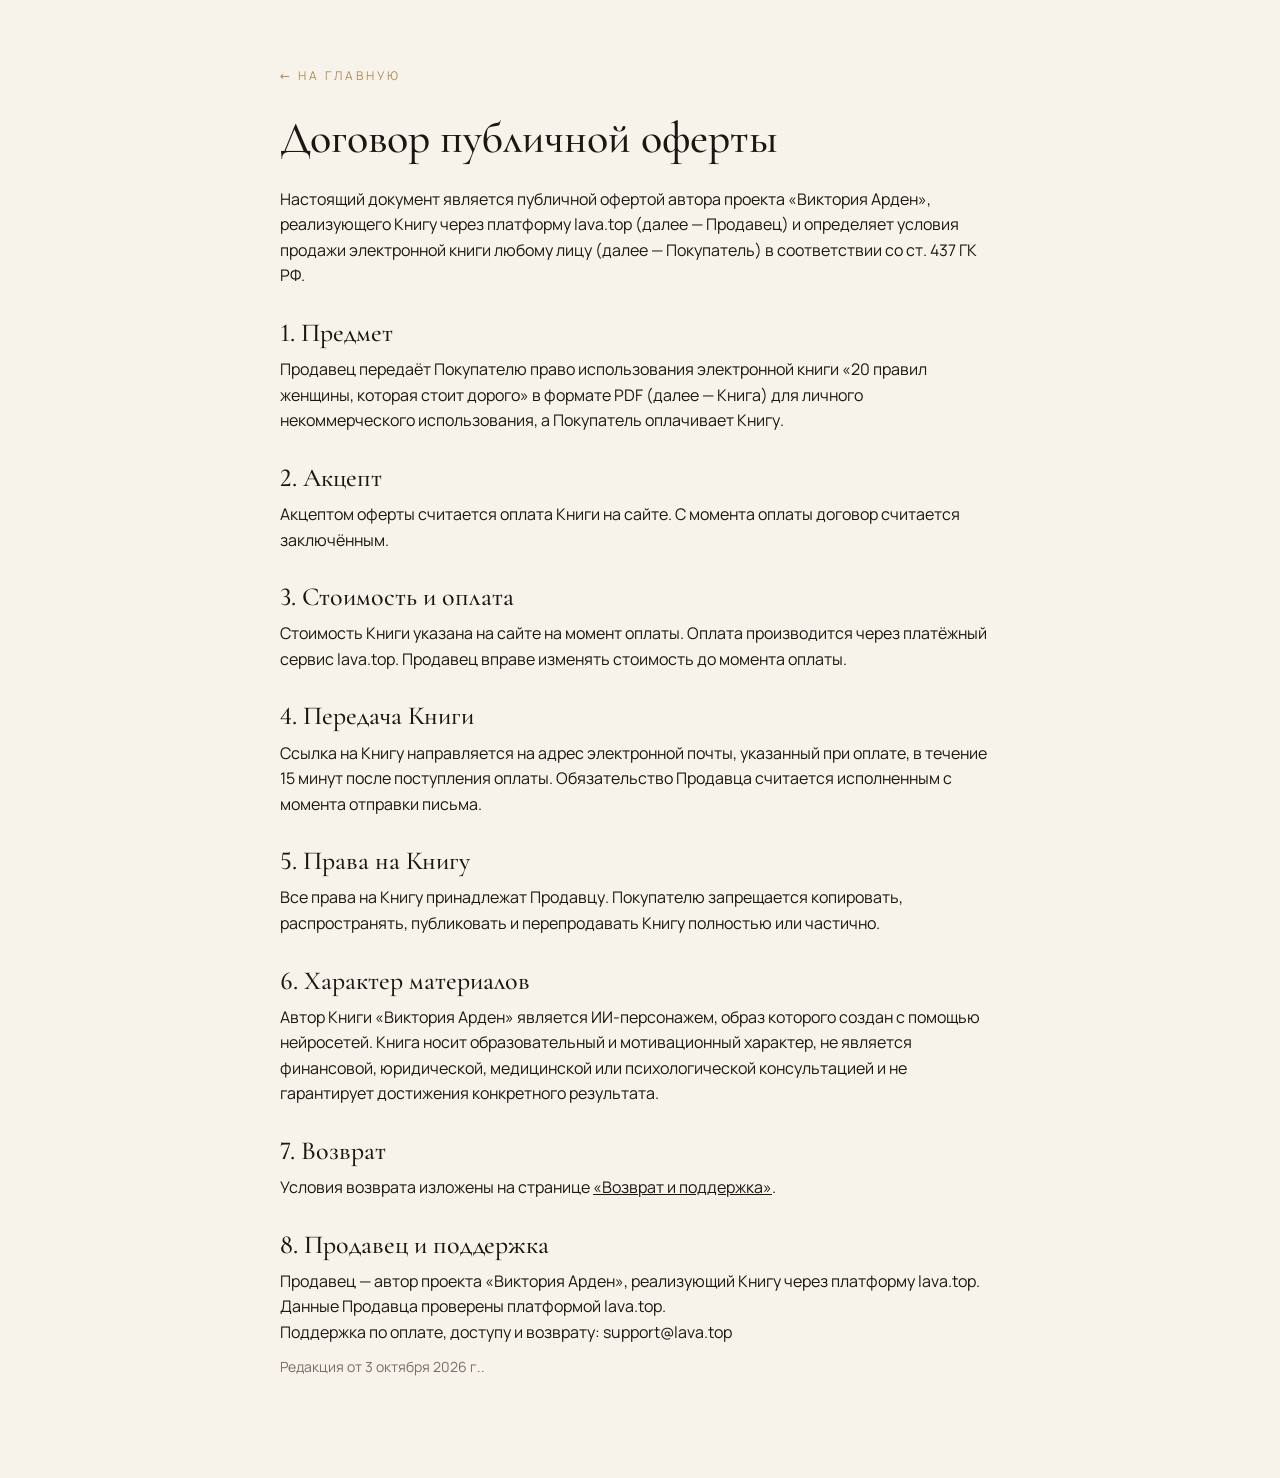
<file: oferta.html>
<!doctype html><html lang="ru"><head><meta charset="utf-8"><meta name="viewport" content="width=device-width,initial-scale=1"><title>Договор публичной оферты — Виктория Арден</title><link rel="stylesheet" href="style.css?v=1790992092"></head><body><div class="doc"><a class="back" href="index.html">← На главную</a><h1>Договор публичной оферты</h1>
<p>Настоящий документ является публичной офертой автора проекта «Виктория Арден», реализующего Книгу через платформу lava.top (далее — Продавец) и определяет условия продажи электронной книги любому лицу (далее — Покупатель) в соответствии со ст. 437 ГК РФ.</p>
<h2>1. Предмет</h2><p>Продавец передаёт Покупателю право использования электронной книги «20 правил женщины, которая стоит дорого» в формате PDF (далее — Книга) для личного некоммерческого использования, а Покупатель оплачивает Книгу.</p>
<h2>2. Акцепт</h2><p>Акцептом оферты считается оплата Книги на сайте. С момента оплаты договор считается заключённым.</p>
<h2>3. Стоимость и оплата</h2><p>Стоимость Книги указана на сайте на момент оплаты. Оплата производится через платёжный сервис lava.top. Продавец вправе изменять стоимость до момента оплаты.</p>
<h2>4. Передача Книги</h2><p>Ссылка на Книгу направляется на адрес электронной почты, указанный при оплате, в течение 15 минут после поступления оплаты. Обязательство Продавца считается исполненным с момента отправки письма.</p>
<h2>5. Права на Книгу</h2><p>Все права на Книгу принадлежат Продавцу. Покупателю запрещается копировать, распространять, публиковать и перепродавать Книгу полностью или частично.</p>
<h2>6. Характер материалов</h2><p>Автор Книги «Виктория Арден» является ИИ-персонажем, образ которого создан с помощью нейросетей. Книга носит образовательный и мотивационный характер, не является финансовой, юридической, медицинской или психологической консультацией и не гарантирует достижения конкретного результата.</p>
<h2>7. Возврат</h2><p>Условия возврата изложены на странице <a href="refund.html">«Возврат и поддержка»</a>.</p>
<h2>8. Продавец и поддержка</h2><p>Продавец — автор проекта «Виктория Арден», реализующий Книгу через платформу lava.top. Данные Продавца проверены платформой lava.top.<br>Поддержка по оплате, доступу и возврату: support@lava.top</p>
<p style="color:var(--muted);font-size:14px">Редакция от 3 октября 2026 г..</p></div></body></html>
</file>
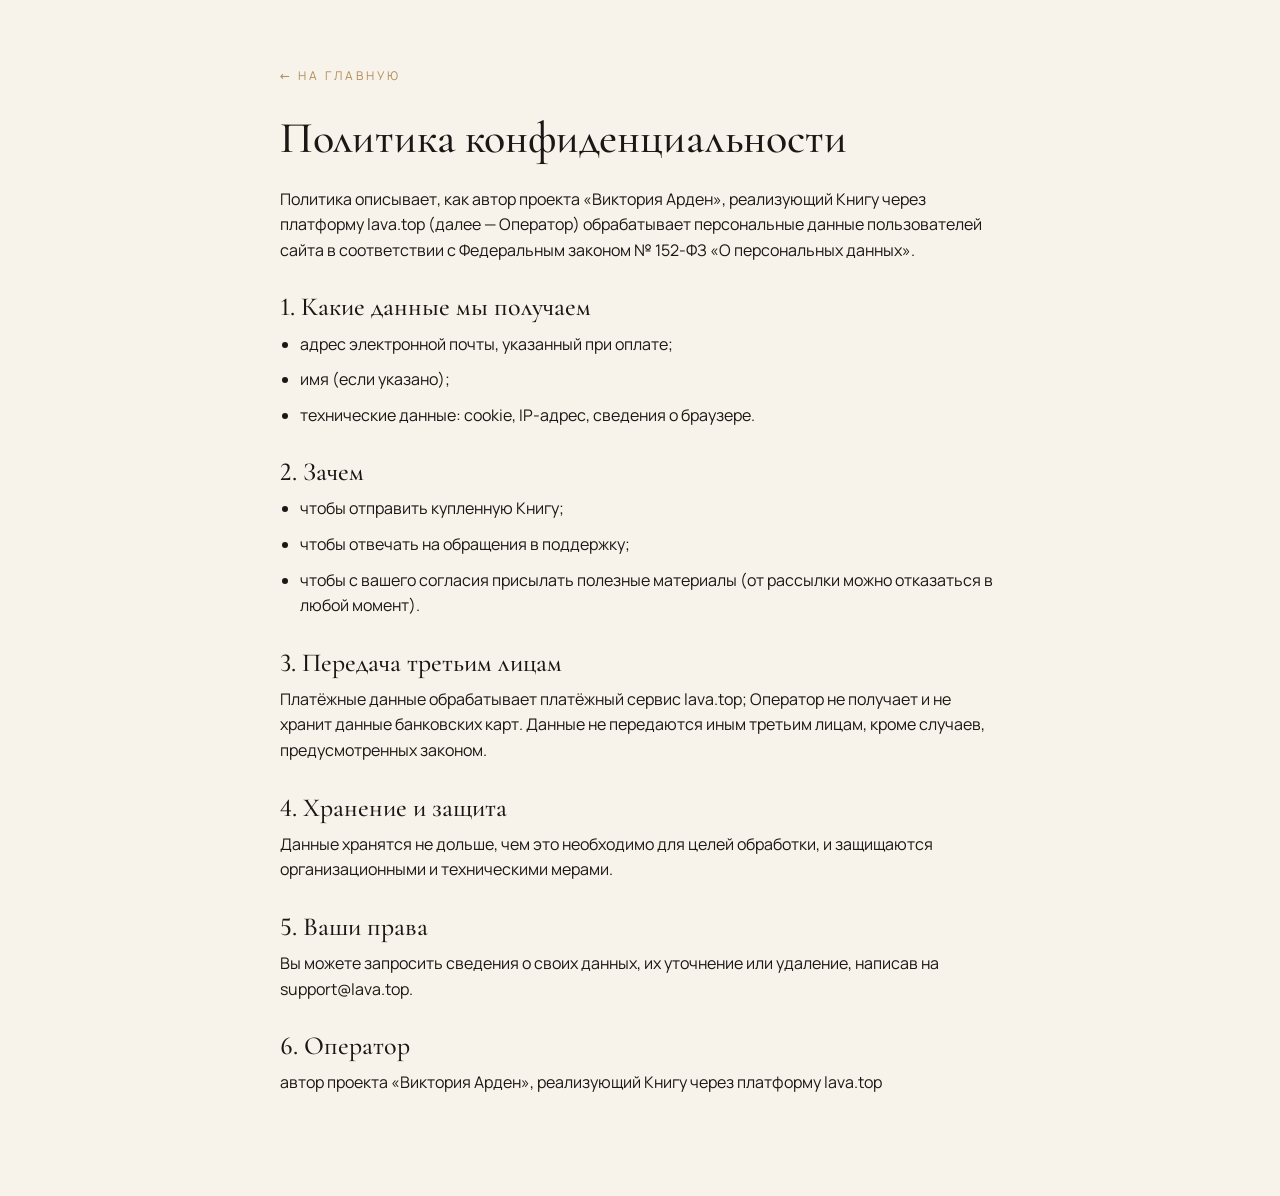
<file: privacy.html>
<!doctype html><html lang="ru"><head><meta charset="utf-8"><meta name="viewport" content="width=device-width,initial-scale=1"><title>Политика конфиденциальности — Виктория Арден</title><link rel="stylesheet" href="style.css?v=1790992092"></head><body><div class="doc"><a class="back" href="index.html">← На главную</a><h1>Политика конфиденциальности</h1>
<p>Политика описывает, как автор проекта «Виктория Арден», реализующий Книгу через платформу lava.top (далее — Оператор) обрабатывает персональные данные пользователей сайта в соответствии с Федеральным законом № 152-ФЗ «О персональных данных».</p>
<h2>1. Какие данные мы получаем</h2><ul><li>адрес электронной почты, указанный при оплате;</li><li>имя (если указано);</li><li>технические данные: cookie, IP-адрес, сведения о браузере.</li></ul>
<h2>2. Зачем</h2><ul><li>чтобы отправить купленную Книгу;</li><li>чтобы отвечать на обращения в поддержку;</li><li>чтобы с вашего согласия присылать полезные материалы (от рассылки можно отказаться в любой момент).</li></ul>
<h2>3. Передача третьим лицам</h2><p>Платёжные данные обрабатывает платёжный сервис lava.top; Оператор не получает и не хранит данные банковских карт. Данные не передаются иным третьим лицам, кроме случаев, предусмотренных законом.</p>
<h2>4. Хранение и защита</h2><p>Данные хранятся не дольше, чем это необходимо для целей обработки, и защищаются организационными и техническими мерами.</p>
<h2>5. Ваши права</h2><p>Вы можете запросить сведения о своих данных, их уточнение или удаление, написав на support@lava.top.</p>
<h2>6. Оператор</h2><p>автор проекта «Виктория Арден», реализующий Книгу через платформу lava.top</p></div></body></html>
</file>
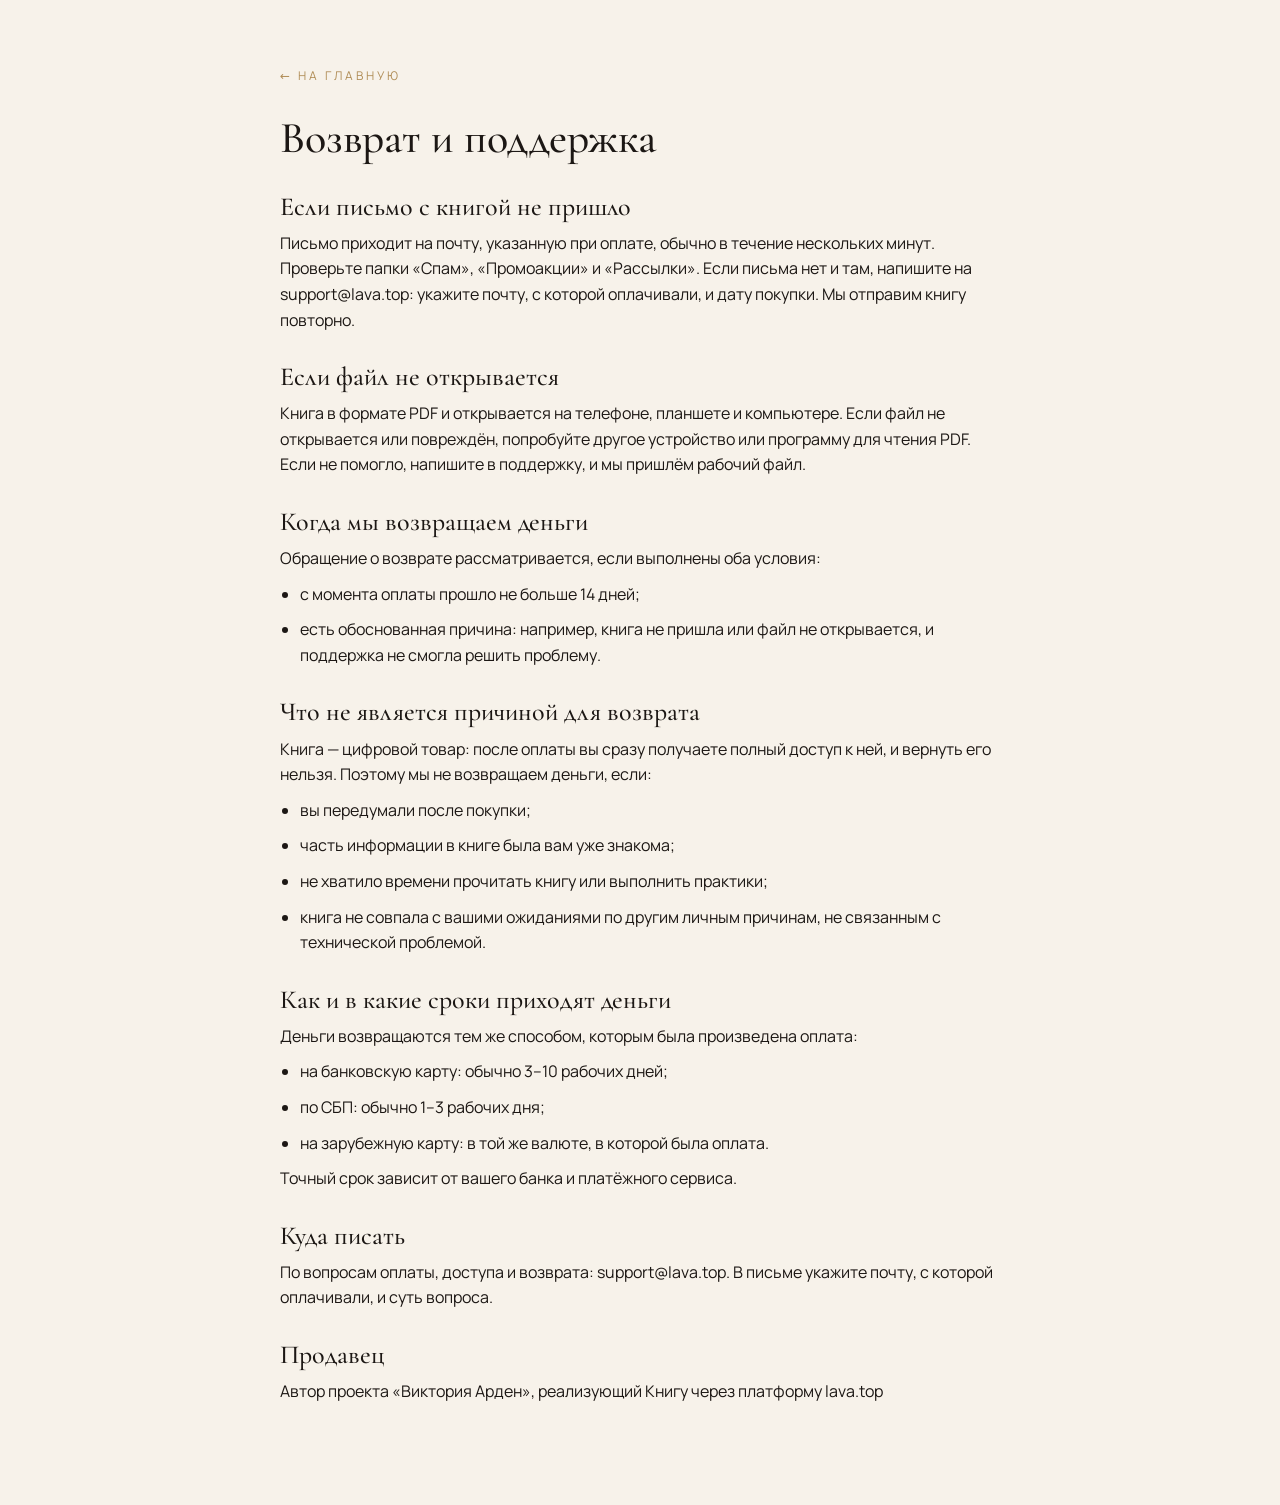
<file: refund.html>
<!doctype html><html lang="ru"><head><meta charset="utf-8"><meta name="viewport" content="width=device-width,initial-scale=1"><title>Возврат и поддержка — Виктория Арден</title><link rel="stylesheet" href="style.css?v=1790992092"></head><body><div class="doc"><a class="back" href="index.html">← На главную</a><h1>Возврат и поддержка</h1>
<h2>Если письмо с книгой не пришло</h2><p>Письмо приходит на почту, указанную при оплате, обычно в течение нескольких минут. Проверьте папки «Спам», «Промоакции» и «Рассылки». Если письма нет и там, напишите на support@lava.top: укажите почту, с которой оплачивали, и дату покупки. Мы отправим книгу повторно.</p>
<h2>Если файл не открывается</h2><p>Книга в формате PDF и открывается на телефоне, планшете и компьютере. Если файл не открывается или повреждён, попробуйте другое устройство или программу для чтения PDF. Если не помогло, напишите в поддержку, и мы пришлём рабочий файл.</p>
<h2>Когда мы возвращаем деньги</h2><p>Обращение о возврате рассматривается, если выполнены оба условия:</p><ul><li>с момента оплаты прошло не больше 14 дней;</li><li>есть обоснованная причина: например, книга не пришла или файл не открывается, и поддержка не смогла решить проблему.</li></ul>
<h2>Что не является причиной для возврата</h2><p>Книга — цифровой товар: после оплаты вы сразу получаете полный доступ к ней, и вернуть его нельзя. Поэтому мы не возвращаем деньги, если:</p><ul><li>вы передумали после покупки;</li><li>часть информации в книге была вам уже знакома;</li><li>не хватило времени прочитать книгу или выполнить практики;</li><li>книга не совпала с вашими ожиданиями по другим личным причинам, не связанным с технической проблемой.</li></ul>
<h2>Как и в какие сроки приходят деньги</h2><p>Деньги возвращаются тем же способом, которым была произведена оплата:</p><ul><li>на банковскую карту: обычно 3–10 рабочих дней;</li><li>по СБП: обычно 1–3 рабочих дня;</li><li>на зарубежную карту: в той же валюте, в которой была оплата.</li></ul><p>Точный срок зависит от вашего банка и платёжного сервиса.</p>
<h2>Куда писать</h2><p>По вопросам оплаты, доступа и возврата: support@lava.top. В письме укажите почту, с которой оплачивали, и суть вопроса.</p>
<h2>Продавец</h2><p>Автор проекта «Виктория Арден», реализующий Книгу через платформу lava.top</p></div></body></html>
</file>
<file: style.css>
@import url('fonts/fonts.css');
:root{--ink:#1c1714;--paper:#f7f2ea;--card:#fbf7f0;--gold:#b08d57;--gold2:#c9a46b;--muted:#7a6e63;--dark:#16110e;--line:#e2d6c4}
*{box-sizing:border-box;margin:0;padding:0}
html{scroll-behavior:smooth}
body{font-family:'Manrope',system-ui,sans-serif;color:var(--ink);background:var(--paper);font-size:17px;line-height:1.6;-webkit-font-smoothing:antialiased}
.serif{font-family:'Cormorant Garamond',Georgia,serif}
.wrap{max-width:1080px;margin:0 auto;padding:0 20px}
a{color:inherit}
.eyebrow{font-size:12px;letter-spacing:.32em;text-transform:uppercase;color:var(--gold);margin-bottom:18px}
h1,h2,h3{font-family:'Cormorant Garamond',Georgia,serif;font-weight:500;line-height:1.08}
h2{font-size:clamp(34px,5vw,52px);margin-bottom:28px}
.btn{display:inline-block;background:var(--gold);color:#fff;text-decoration:none;font-weight:600;font-size:15px;letter-spacing:.12em;text-transform:uppercase;padding:20px 38px;border-radius:2px;transition:background .2s,transform .2s;border:0;cursor:pointer}
.btn:hover{background:#9a7746;transform:translateY(-1px)}
.btn.ghost{background:transparent;border:1px solid var(--gold);color:var(--gold)}
section{padding:96px 0}
/* header */
.top{position:absolute;top:0;left:0;right:0;z-index:5;padding:22px 0}
.top .wrap{display:flex;justify-content:space-between;align-items:center}
.logo{font-family:'Cormorant Garamond',serif;font-size:22px;letter-spacing:.08em;color:#efe6d8}
.top a.sm{font-size:12px;letter-spacing:.25em;text-transform:uppercase;color:var(--gold2);text-decoration:none}
/* hero */
.hero{background:radial-gradient(120% 100% at 70% 30%,#2a201a 0%,var(--dark) 65%);color:#efe6d8;padding:0;min-height:92vh;display:flex;align-items:center;position:relative;overflow:hidden}
.hero .wrap{display:grid;grid-template-columns:1.1fr .9fr;gap:40px;align-items:center;padding-top:110px;padding-bottom:60px}
.hero h1{font-size:clamp(44px,6.4vw,78px);margin-bottom:24px}
.hero h1 em{color:var(--gold2);font-style:italic}
.hero p.lead{font-size:19px;color:#d6c8b3;max-width:520px;margin-bottom:36px}
.hero .meta{margin-top:22px;font-size:13px;color:#a59683;letter-spacing:.05em}
.portrait{background:linear-gradient(160deg,#3a2c22,#16110e);position:relative;aspect-ratio:9/14;max-height:78vh;border-radius:2px;overflow:hidden;box-shadow:0 30px 80px rgba(0,0,0,.5)}
.portrait img{width:100%;height:100%;object-fit:cover;display:block}
.portrait:after{content:'';position:absolute;inset:12px;border:1px solid rgba(201,164,107,.45);pointer-events:none}
.badge{position:absolute;left:16px;bottom:16px;background:rgba(22,17,14,.78);color:#e8dcc8;font-size:11px;letter-spacing:.2em;text-transform:uppercase;padding:8px 12px;backdrop-filter:blur(4px)}
/* pains */
.pains ul{list-style:none;display:grid;grid-template-columns:1fr 1fr;gap:18px 40px;margin-top:10px}
.pains li{padding:22px 0 22px 44px;border-top:1px solid var(--line);position:relative;font-size:17px}
.pains li:before{content:'—';position:absolute;left:0;top:22px;color:var(--gold);font-weight:600}
.pains .after{margin-top:50px;font-family:'Cormorant Garamond',serif;font-style:italic;font-size:clamp(24px,3vw,32px);line-height:1.3;max-width:760px}
/* book */
.book{background:var(--card)}
.book .wrap{display:grid;grid-template-columns:.85fr 1.15fr;gap:70px;align-items:center}
.mock{aspect-ratio:148/210;background:radial-gradient(120% 90% at 50% 20%,#2a201a 0%,var(--dark) 70%);color:#efe6d8;position:relative;display:flex;flex-direction:column;justify-content:center;align-items:center;text-align:center;padding:30px;box-shadow:24px 30px 60px rgba(28,23,20,.28);transform:perspective(1200px) rotateY(-8deg)}
.mock:before{content:'';position:absolute;inset:14px;border:1px solid rgba(176,141,87,.6)}
.mock .n{font-family:'Cormorant Garamond',serif;font-size:96px;line-height:.9;color:var(--gold);font-variant-numeric:lining-nums}
.mock .t{font-family:'Cormorant Garamond',serif;font-size:26px;line-height:1.1;margin-top:10px}
.mock .a{position:absolute;bottom:34px;font-size:11px;letter-spacing:.4em;text-transform:uppercase}
.parts{counter-reset:p}
.parts>div{display:grid;grid-template-columns:56px 1fr;gap:10px;padding:18px 0;border-top:1px solid var(--line)}
.parts b{font-family:'Cormorant Garamond',serif;font-size:28px;color:var(--gold);font-weight:500;line-height:1}
.parts h3{font-size:24px;margin-bottom:4px}
.parts p{font-size:15px;color:#4a3f37}
/* what you get */
.get .grid{display:grid;grid-template-columns:repeat(3,1fr);gap:30px}
.get .grid div{border-top:1px solid var(--gold);padding-top:20px}
.get h3{font-size:26px;margin-bottom:8px}
.get p{font-size:15px;color:#4a3f37}
/* author */
.author{background:var(--dark);color:#efe6d8}
.author .wrap{display:grid;grid-template-columns:.8fr 1.2fr;gap:60px;align-items:center}
.author p{color:#d6c8b3;margin-bottom:16px}
.author .note{font-size:13px;color:#a59683;border-left:2px solid var(--gold);padding-left:14px;margin-top:22px}
/* price */
.price{text-align:center}
.price .card{max-width:560px;margin:0 auto;background:var(--card);border:1px solid var(--gold);padding:54px 40px;position:relative}
.price .sum{font-family:'Cormorant Garamond',serif;font-size:76px;line-height:1;margin:14px 0 6px;font-variant-numeric:lining-nums}
.price .sum small{font-size:32px}
.price .old{font-family:'Cormorant Garamond',serif;font-size:30px;color:var(--muted);text-decoration:line-through;text-decoration-color:var(--gold);margin-top:14px}
.price .old+.sum{margin-top:0}
.price .promo{display:inline-block;margin:6px 0 14px;font-size:14px;letter-spacing:.04em;color:var(--gold);border:1px solid var(--gold);padding:8px 14px}
.price .timer{display:block;font-weight:600;font-size:15px;color:var(--ink);font-variant-numeric:tabular-nums;margin-top:2px}
.price .timer:empty{display:none}
.price ul{list-style:none;margin:26px 0 34px;text-align:left;display:inline-block}
.price li{padding:6px 0 6px 28px;position:relative;font-size:16px}
.price li:before{content:'✓';position:absolute;left:0;color:var(--gold);font-weight:700}
.price .pay{margin-top:18px;font-size:13px;color:var(--muted)}
/* faq */
.faq details{border-top:1px solid var(--line);padding:22px 0}
.faq details:last-child{border-bottom:1px solid var(--line)}
.faq summary{cursor:pointer;font-family:'Cormorant Garamond',serif;font-size:24px;list-style:none;display:flex;justify-content:space-between;gap:20px}
.faq summary:after{content:'+';color:var(--gold);font-family:'Manrope';font-size:24px}
.faq details[open] summary:after{content:'–'}
.faq details p{margin-top:12px;color:#4a3f37;max-width:760px}
/* final cta */
.final{background:#2a1d18;color:#efe6d8;text-align:center;padding:90px 0}
.final p{font-size:clamp(26px,3.4vw,38px);line-height:1.3;max-width:760px;margin:0 auto 18px;font-style:italic}
.final .sig{font-size:12px;letter-spacing:.3em;text-transform:uppercase;color:var(--gold2);margin-bottom:34px}
.final .fmeta{margin-top:14px;font-size:13px;color:#a59683;letter-spacing:.05em}
/* footer */
footer{background:var(--dark);color:#a59683;font-size:13px;padding:50px 0}
footer .wrap{display:flex;flex-wrap:wrap;gap:20px 40px;justify-content:space-between}
footer nav{display:flex;flex-wrap:wrap;gap:12px 26px}
footer a{color:#d6c8b3;text-decoration:none}
footer .disc{flex-basis:100%;font-size:12px;line-height:1.6;color:#7f7264;border-top:1px solid #2c241f;padding-top:20px}
/* doc pages */
.doc{max-width:760px;margin:0 auto;padding:60px 20px 90px}
.doc h1{font-size:44px;margin-bottom:24px}
.doc h2{font-size:26px;margin:30px 0 10px}
.doc p,.doc li{margin-bottom:10px;font-size:16px}
.doc ul{padding-left:20px}
.doc .fill{background:#f1e4cc;padding:0 4px}
.back{display:inline-block;margin-bottom:30px;font-size:12px;letter-spacing:.25em;text-transform:uppercase;color:var(--gold);text-decoration:none}
/* excerpt */
.excerpt{background:var(--paper)}
.excerpt h2{max-width:760px;font-variant-numeric:lining-nums}
.excerpt .page{max-width:760px;background:#fffdf9;border:1px solid var(--line);padding:38px 40px;margin-bottom:34px;box-shadow:0 20px 50px rgba(28,23,20,.08)}
.excerpt .page p{margin-bottom:14px;color:#3b302a}
.excerpt .phrase{border-left:2px solid var(--gold);padding:6px 0 6px 18px;margin:22px 0;font-family:'Cormorant Garamond',serif;font-size:24px;line-height:1.3}
.excerpt .phrase span{display:block;font-family:'Manrope',sans-serif;font-size:11px;letter-spacing:.25em;text-transform:uppercase;color:var(--gold);margin-bottom:6px}
.excerpt .practice{font-size:15px;color:#4a3f37}
.excerpt .more{margin-top:22px;padding-top:18px;border-top:1px solid var(--line);font-size:14px;color:var(--muted)}
/* results */
.results{background:var(--card)}
.results .grid4{display:grid;grid-template-columns:repeat(4,1fr);gap:28px;margin-bottom:60px}
.results .grid4 b{display:block;font-family:'Cormorant Garamond',serif;font-size:40px;font-weight:500;color:var(--gold);line-height:1;margin-bottom:10px}
.results .grid4 p{font-size:16px}
.results .fit{display:grid;grid-template-columns:1fr 1fr;gap:30px}
.results .fit>div{border:1px solid var(--gold);padding:30px}
.results .fit .no{border-color:var(--line)}
.results .fit h3{font-size:26px;margin-bottom:12px}
.results .fit ul{list-style:none}
.results .fit li{padding:6px 0 6px 26px;position:relative;font-size:15px}
.results .fit li:before{content:'✓';position:absolute;left:0;color:var(--gold);font-weight:700}
.results .fit .no li:before{content:'×';color:var(--muted)}
.author .quote{font-family:'Cormorant Garamond',serif;font-style:italic;font-size:clamp(24px,3vw,30px);line-height:1.3;color:var(--gold2);border-left:2px solid var(--gold);padding-left:20px;margin-top:26px}
/* sticky bar (mobile) */
.stickybar{display:none}
@media (max-width:820px){
  .stickybar{display:flex;position:fixed;left:12px;right:12px;bottom:12px;z-index:20;justify-content:space-between;align-items:center;gap:12px;background:var(--dark);color:#efe6d8;text-decoration:none;padding:12px 12px 12px 18px;border:1px solid rgba(201,164,107,.5);box-shadow:0 12px 30px rgba(0,0,0,.35);transform:translateY(140%);transition:transform .3s}
  .stickybar.on{transform:none}
  body{padding-bottom:84px}
  footer{margin-bottom:-84px;padding-bottom:134px}
  .stickybar b{color:var(--gold2)}
  .stickybar s{color:#7f7264;font-size:13px;margin-left:4px}
  .stickybar em{font-style:normal;background:var(--gold);color:#fff;font-size:12px;font-weight:600;letter-spacing:.12em;text-transform:uppercase;padding:12px 16px}
  .results .grid4{grid-template-columns:1fr 1fr}
  .results .fit{grid-template-columns:1fr}
  .excerpt .page{padding:26px 22px}
}
@media (max-width:820px){
  section{padding:70px 0}
  .hero .wrap,.book .wrap,.author .wrap{grid-template-columns:1fr;gap:40px}
  .hero .wrap{padding-top:90px}
  .portrait{max-height:none;max-width:420px}
  .pains ul,.get .grid{grid-template-columns:1fr}
  .mock{max-width:300px;margin:0 auto;transform:none}
  .price .card{padding:40px 22px}
}

/* ===== Практикум на 21 день ===== */
.pr{background:radial-gradient(120% 80% at 80% 0%,#2a201a 0%,var(--dark) 60%);color:#efe6d8;overflow:hidden}
.pr-head{max-width:720px}
.pr h2{color:#efe6d8;font-variant-numeric:lining-nums}
.pr h2 em{color:var(--gold2)}
.pr-lead{color:#d6c8b3;font-size:17px;margin:-8px 0 34px}
.pr-list{list-style:none;display:grid;gap:0;margin-bottom:44px}
.pr-list li{display:grid;grid-template-columns:44px 1fr;gap:6px;padding:14px 0;border-top:1px solid rgba(201,164,107,.22)}
.pr-list li:last-child{border-bottom:1px solid rgba(201,164,107,.22)}
.pr-list b{font-family:'Cormorant Garamond',serif;font-weight:500;font-size:24px;color:var(--gold2);line-height:1.1;font-variant-numeric:lining-nums}
.pr-list span{font-size:14px;color:#a59683;line-height:1.45}
.pr-list strong{display:block;font-family:'Cormorant Garamond',serif;font-weight:500;font-size:22px;color:#efe6d8;line-height:1.15;margin-bottom:2px;font-variant-numeric:lining-nums}
.pr-peek-label{display:flex;justify-content:space-between;align-items:baseline;font-size:12px;letter-spacing:.28em;text-transform:uppercase;color:var(--gold2);margin-bottom:16px}
.pr-swipe{letter-spacing:.1em;color:#a59683;text-transform:none;font-size:13px}
/* карусель листов: мобильный — свайп, десктоп — сетка 2×2 */
.pr-rail{display:flex;gap:14px;overflow-x:auto;scroll-snap-type:x mandatory;-webkit-overflow-scrolling:touch;margin:0 -20px;padding:6px 20px 26px;scrollbar-width:none;outline:none}
.pr-rail::-webkit-scrollbar{display:none}
.pr-sheet{flex:0 0 78%;max-width:300px;scroll-snap-align:center;aspect-ratio:148/210;background:#fffdf9;color:var(--ink);padding:22px 20px 34px;position:relative;box-shadow:0 18px 40px rgba(0,0,0,.45);overflow:hidden;display:flex;flex-direction:column}
.pr-sheet:before{content:'';position:absolute;inset:8px;border:1px solid var(--line);pointer-events:none}
.pr-sheet figcaption{position:absolute;left:0;right:0;bottom:14px;text-align:center;font-size:9px;letter-spacing:.3em;text-transform:uppercase;color:var(--muted)}
.pr-kicker{font-size:9px;letter-spacing:.28em;text-transform:uppercase;color:var(--gold);margin-bottom:6px}
.pr-title{font-family:'Cormorant Garamond',serif;font-size:26px;line-height:1.05;margin-bottom:14px;font-variant-numeric:lining-nums}
/* план с галочками */
.pr-days{list-style:none}
.pr-days li{position:relative;padding:8px 0 8px 26px;border-top:1px solid #e8dccb;font-size:12px;line-height:1.4;color:#3b302a}
.pr-days b{display:block;font-size:9px;letter-spacing:.22em;text-transform:uppercase;color:var(--gold);font-weight:600}
.pr-days i{position:absolute;left:0;top:11px;width:15px;height:15px;border:1px solid var(--gold2)}
.pr-days .done i{background:var(--gold)}
.pr-days .done i:after{content:'';position:absolute;left:4px;top:1px;width:4px;height:8px;border:solid #fff;border-width:0 2px 2px 0;transform:rotate(45deg)}
.pr-days .done{color:var(--muted)}
/* сценарий */
.pr-row{display:grid;grid-template-columns:62px 1fr;gap:8px;padding:9px 0;border-top:1px solid #e8dccb;font-size:12px;line-height:1.4;color:#3b302a}
.pr-row b{font-size:8.5px;letter-spacing:.18em;text-transform:uppercase;color:var(--gold);font-weight:600;padding-top:2px}
.pr-row span{font-family:'Cormorant Garamond',serif;font-size:16px;line-height:1.2}
.pr-no b{color:var(--muted)}
.pr-no span{text-decoration:line-through;text-decoration-color:rgba(176,141,87,.6);color:var(--muted)}
/* трекер */
.pr-trk{width:100%;border-collapse:collapse;font-size:10px;font-variant-numeric:lining-nums}
.pr-trk th{font-size:7.5px;letter-spacing:.1em;text-transform:uppercase;color:var(--gold);font-weight:600;padding:0 2px 6px;border-bottom:1px solid var(--gold);line-height:1.3}
.pr-trk td{text-align:center;height:30px;border-bottom:1px solid #e8dccb}
.pr-trk td:first-child{text-align:left;color:var(--muted);white-space:nowrap}
.pr-trk i{display:inline-block;width:14px;height:14px;border:1px solid var(--gold2);vertical-align:middle}
.pr-trk i.on{background:var(--gold);box-shadow:inset 0 0 0 3px #fffdf9}
/* денежный разбор */
.pr-field{font-size:12px;color:#3b302a;margin-bottom:14px;line-height:1.35}
.pr-field i{display:block;height:20px;border-bottom:1px solid #d9c9b2}
/* «дальше — в книге»: нижний край листа уходит в туман */
.pr-sheet:after{content:'';position:absolute;left:0;right:0;bottom:0;height:34%;background:linear-gradient(to bottom,rgba(255,253,249,0),#fffdf9 80%);pointer-events:none}
.pr-sheet figcaption{z-index:1}
.pr-dots{display:flex;justify-content:center;gap:8px;margin:-8px 0 36px}
.pr-dots i{width:6px;height:6px;border-radius:50%;background:rgba(201,164,107,.3);transition:background .2s,width .2s}
.pr-dots i.on{background:var(--gold2);width:18px;border-radius:3px}
.pr-weeks{display:grid;grid-template-columns:repeat(3,1fr);border:1px solid rgba(201,164,107,.35);margin-bottom:36px}
.pr-weeks div{padding:14px 10px;text-align:center}
.pr-weeks div+div{border-left:1px solid rgba(201,164,107,.35)}
.pr-weeks b{display:block;font-size:10px;letter-spacing:.2em;text-transform:uppercase;color:#a59683;font-weight:600}
.pr-weeks span{font-family:'Cormorant Garamond',serif;font-size:22px;color:var(--gold2)}
.pr-cta .btn{width:100%;text-align:center}
.pr-note{margin-top:12px;font-size:13px;color:#a59683;text-align:center}
@media (min-width:821px){
  .pr .wrap{display:grid;grid-template-columns:1fr 1.15fr;gap:0 64px;align-items:start}
  .pr-head,.pr-list,.pr-weeks,.pr-cta{grid-column:1}
  .pr-peek-label,.pr-dots{display:none}
  .pr-rail{grid-column:2;grid-row:1/span 4;display:grid;grid-template-columns:1fr 1fr;gap:26px 22px;margin:0;padding:10px 0 0;overflow:visible}
  .pr-sheet{max-width:none;transition:transform .3s,box-shadow .3s}
  .pr-sheet:nth-child(odd){transform:rotate(-1.5deg)}
  .pr-sheet:nth-child(even){transform:rotate(1.5deg)}
  .pr-sheet:hover{transform:rotate(0) translateY(-4px);box-shadow:0 26px 50px rgba(0,0,0,.55)}
  .pr-cta .btn{width:auto}
  .pr-note{text-align:left}
}

/* ===== Стек ценности в карточке цены ===== */
.pv{text-align:left;margin:26px 0 30px;border-top:1px solid var(--gold)}
.pv-h{font-size:11px;letter-spacing:.28em;text-transform:uppercase;color:var(--gold);padding:16px 0 4px}
.pv-item{display:grid;grid-template-columns:42px 1fr;gap:10px;padding:14px 0;border-bottom:1px solid var(--line)}
.pv-item>b{font-family:'Cormorant Garamond',serif;font-weight:500;font-size:22px;line-height:1.1;color:var(--gold);font-variant-numeric:lining-nums}
.pv-item strong{display:block;font-family:'Cormorant Garamond',serif;font-weight:600;font-size:21px;line-height:1.15;margin-bottom:2px;font-variant-numeric:lining-nums}
.pv-item span{font-size:14px;color:var(--muted);line-height:1.45}
.pv-hl{background:var(--dark);color:#efe6d8;margin:6px -14px;padding:18px 14px;border:0;box-shadow:0 14px 30px rgba(22,17,14,.25)}
.pv-hl>b{color:var(--gold2)}
.pv-tag{display:inline-block;font-style:normal;font-size:10px;letter-spacing:.22em;text-transform:uppercase;color:var(--dark);background:var(--gold2);padding:3px 8px;margin-bottom:8px}
.pv-sub{margin-top:8px;display:flex;flex-wrap:wrap;gap:6px}
.pv-sub span{font-size:13px;padding:5px 10px;border:1px solid rgba(201,164,107,.45);color:#e8dcc8;line-height:1.2}
.pv-foot{font-size:13px;color:var(--muted);padding-top:14px;text-align:center}
@media (min-width:821px){.pv-hl{margin:6px -24px;padding:20px 24px}}

/* ===== Мелкие правки ===== */
:root{--gold-ink:#8a6a3c}
h1,h2,h3,.serif,.price .old,.price .sum,.stickybar{font-variant-numeric:lining-nums}
.pains .eyebrow,.excerpt .eyebrow,.book .eyebrow,.results .eyebrow,.faq .eyebrow,.price .eyebrow,.excerpt .phrase span{color:var(--gold-ink)}
.btn{background:#9a7746}
.btn:hover{background:#87683c}
.price .promo{color:var(--gold-ink);border-color:var(--gold)}
.stickybar s{color:#a59683}
footer .disc{color:#958775}
.price h2{font-size:clamp(28px,7vw,36px)!important}
@media (max-width:820px){
  section{padding:60px 0}
  h2{font-size:clamp(30px,8.4vw,40px);margin-bottom:22px}
  .hero{min-height:auto}
  .hero .wrap{padding-top:84px;padding-bottom:40px;gap:28px}
  .portrait{aspect-ratio:4/5;max-height:60vh;width:100%}
  .hero p.lead{font-size:17px;margin-bottom:26px}
  .btn{display:block;width:100%;text-align:center;padding:19px 20px;font-size:14px}
  .pains li{padding:13px 0 13px 30px;font-size:16px;line-height:1.5}
  .pains li:before{top:13px}
  .pains ul{gap:0}
  .pains .after{margin-top:30px}
  .mock{max-width:210px;padding:20px}
  .mock .n{font-size:72px}
  .mock .t{font-size:20px}
  .book .wrap{gap:28px}
  .parts>div{grid-template-columns:40px 1fr;padding:14px 0}
  .parts h3{font-size:22px}
  .results .grid4{grid-template-columns:1fr;gap:0;margin-bottom:40px}
  .results .grid4>div{display:grid;grid-template-columns:48px 1fr;padding:14px 0;border-top:1px solid var(--line)}
  .results .grid4 b{font-size:30px;margin:0}
  .results .fit>div{padding:22px 20px}
  .faq summary{font-size:21px;line-height:1.25;padding:4px 0}
  .faq details{padding:16px 0}
  .final{padding:64px 0}
}

/* hero bullets, extra CTAs */
.hero-pts{list-style:none;margin:-14px 0 30px;color:#d6c8b3;font-size:15px}
.hero-pts li{padding:5px 0 5px 24px;position:relative}
.hero-pts li:before{content:'';position:absolute;left:0;top:14px;width:12px;height:1px;background:var(--gold2)}
.sec-cta{margin-top:34px}
.book-sub{margin:-12px 0 20px;color:#4a3f37;font-size:16px}
.pr-math{border-left:2px solid var(--gold2);padding:6px 0 6px 18px;margin:0 0 30px;font-family:'Cormorant Garamond',serif;font-style:italic;font-size:21px;line-height:1.35;color:#e8dcc8}
@media (min-width:821px){.pr-math{grid-column:1}}
</file>
